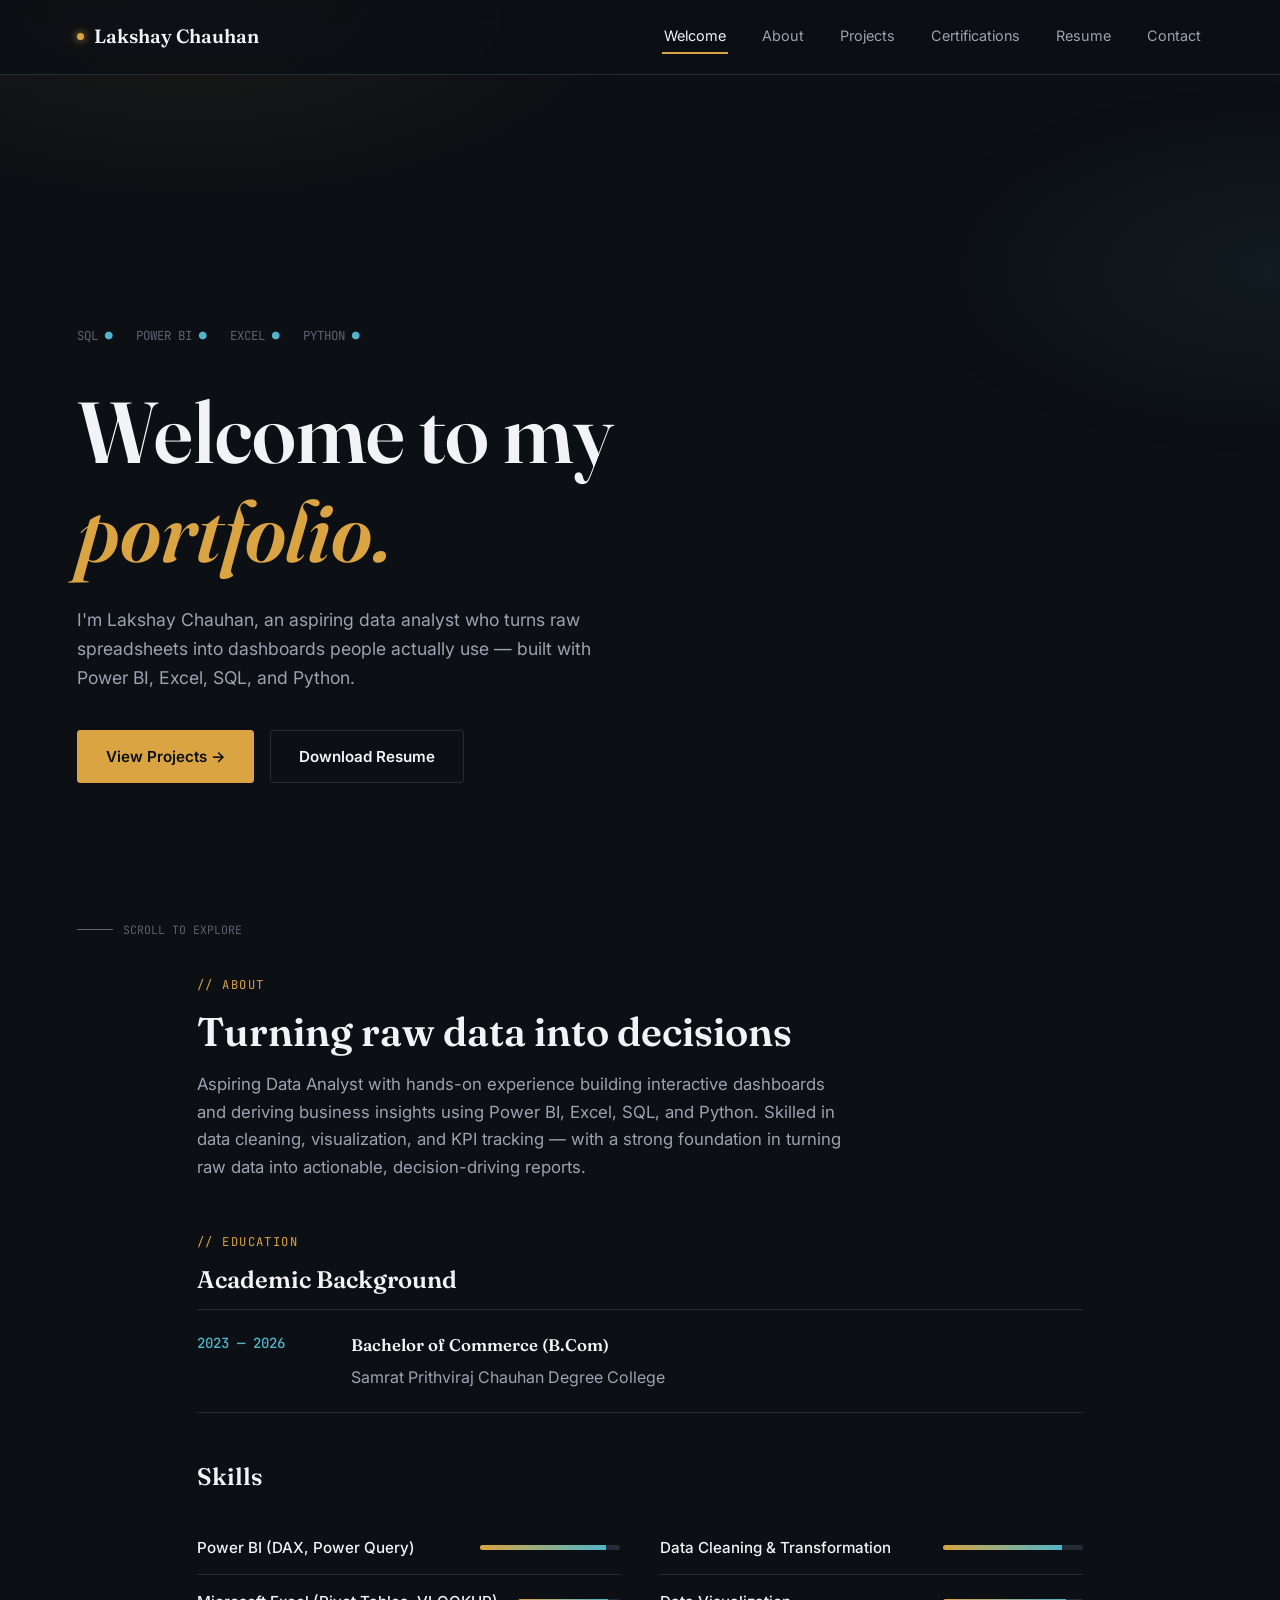
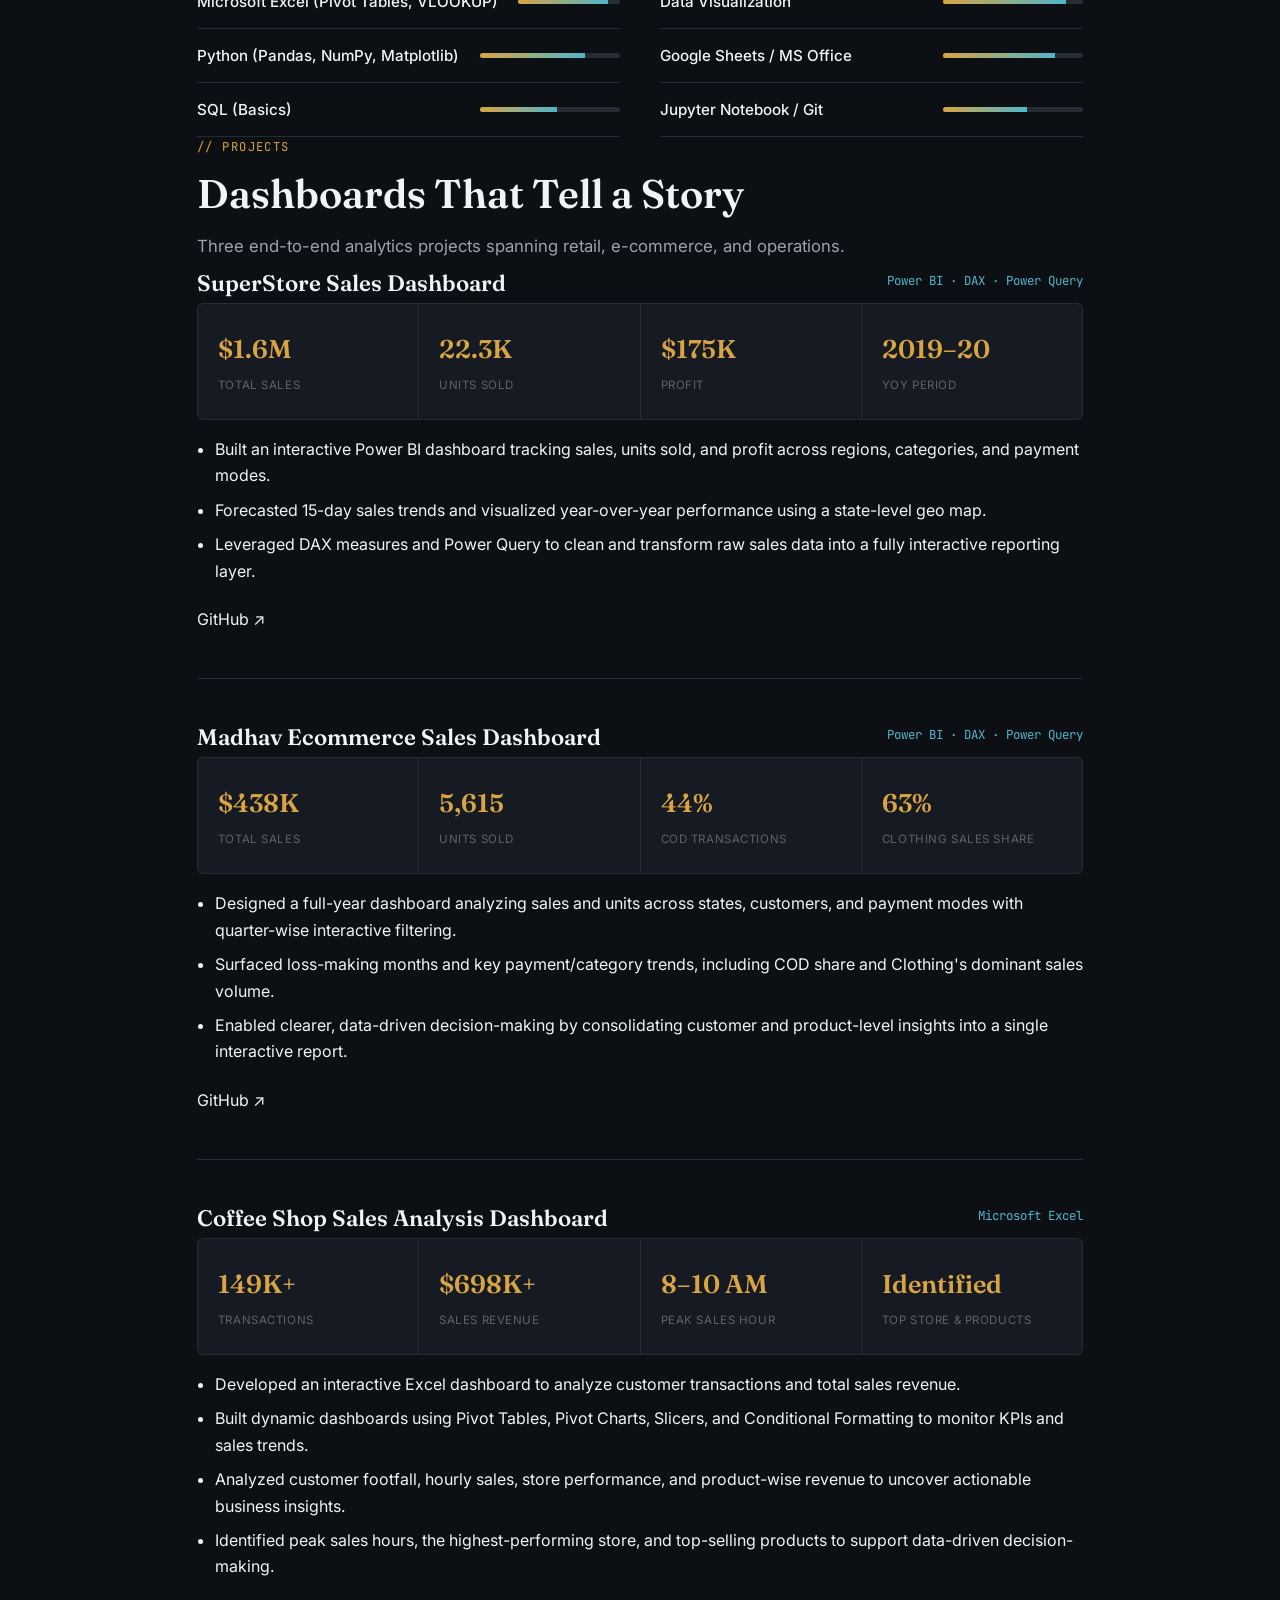
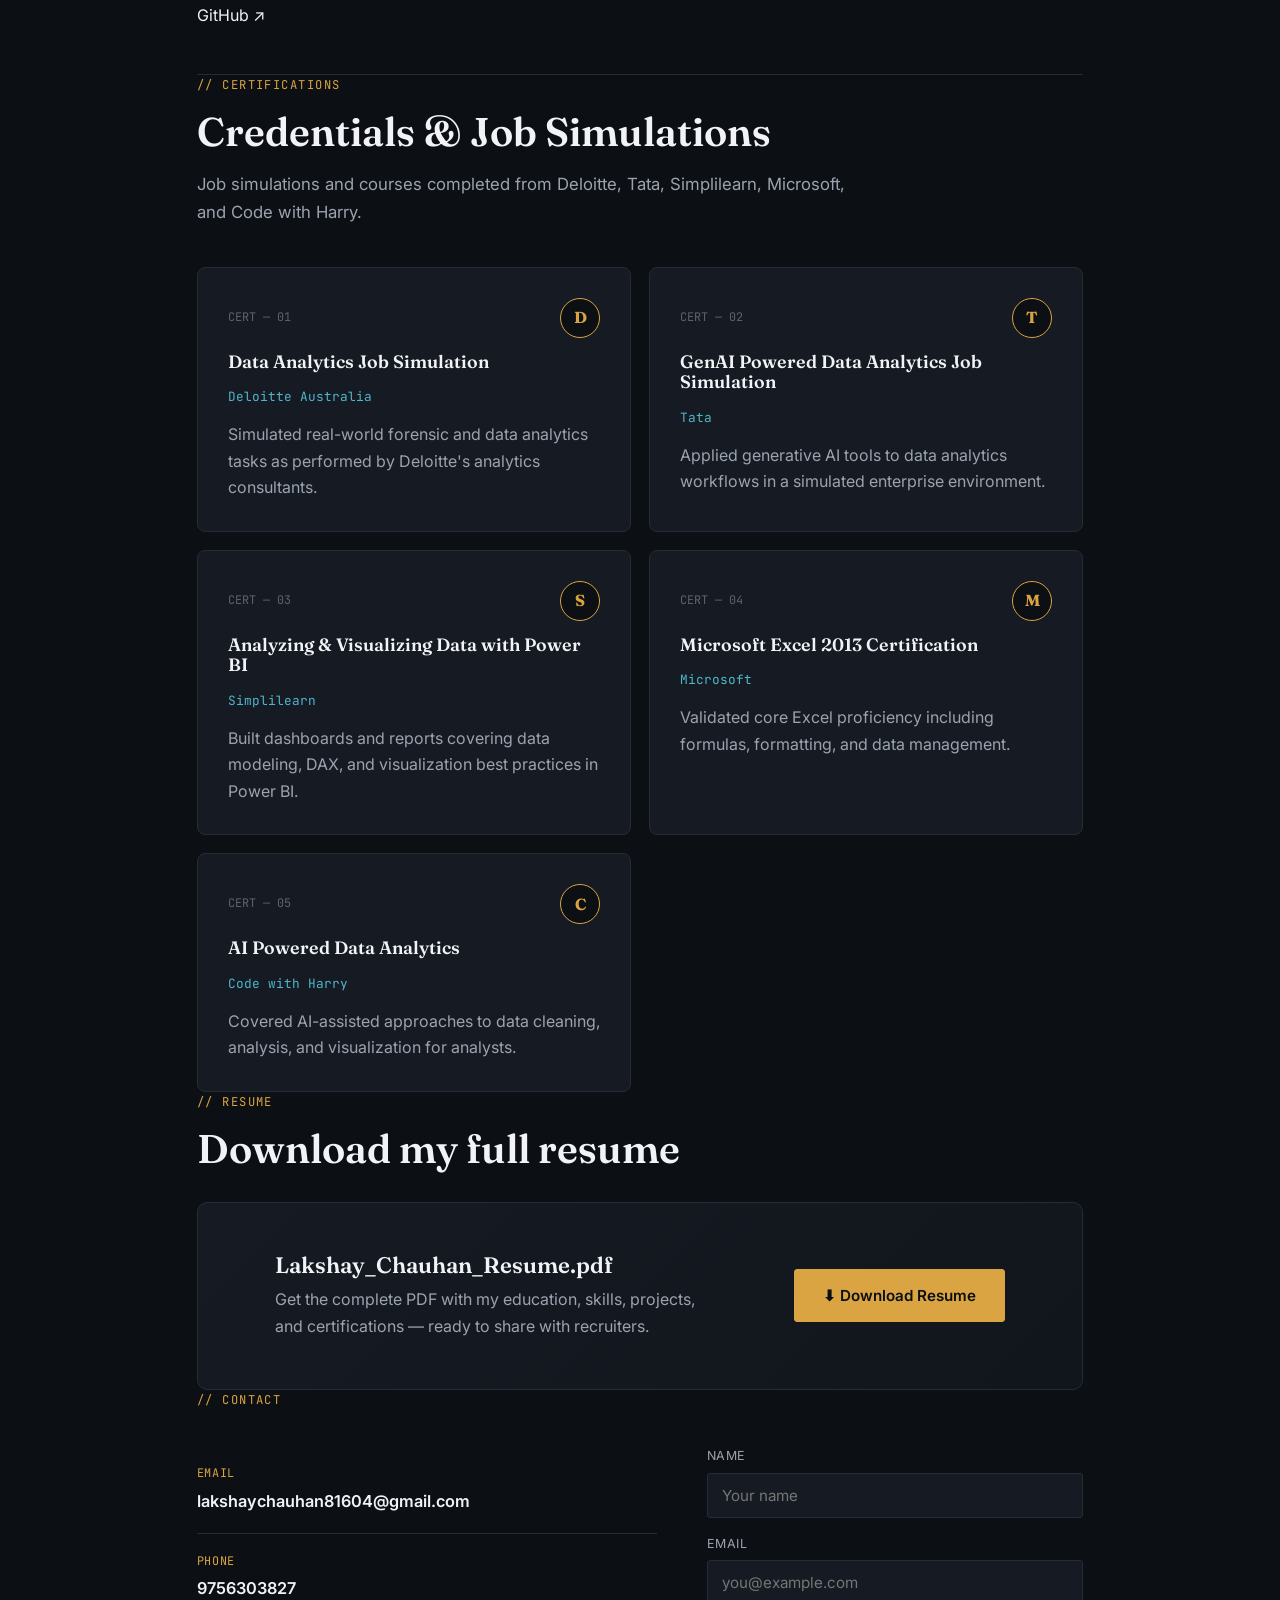
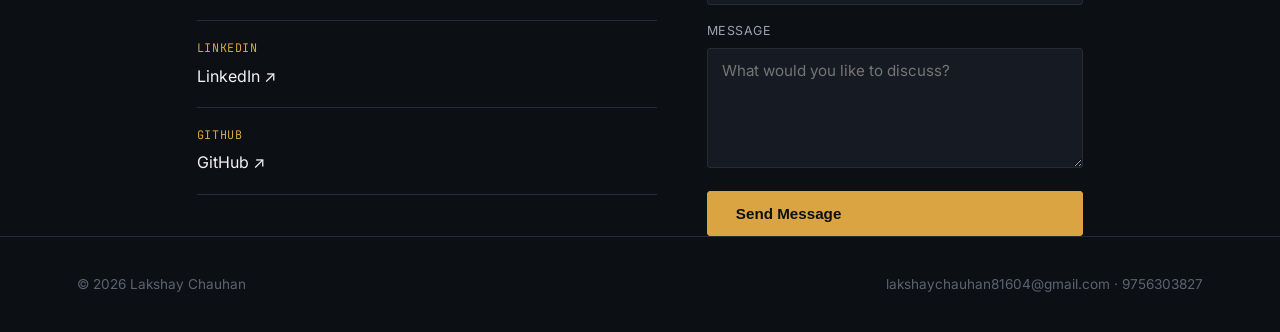
<file: index.html>
<!DOCTYPE html>
<html lang="en">
<head>
<meta charset="UTF-8">
<meta name="viewport" content="width=device-width, initial-scale=1.0">
<title>Lakshay Chauhan — Data Analyst</title>
<link rel="stylesheet" href="style.css">
</head>
<body>

<nav class="nav">
  <div class="nav__brand"><span class="dot"></span>Lakshay Chauhan</div>
  <button class="nav__toggle" aria-label="menu"><span></span><span></span><span></span></button>
  <div class="nav__links" id="navLinks">
    <a href="#welcome" class="navlink active" data-target="welcome">Welcome</a>
    <a href="#about" class="navlink" data-target="about">About</a>
    <a href="#projects" class="navlink" data-target="projects">Projects</a>
    <a href="#certifications" class="navlink" data-target="certifications">Certifications</a>
    <a href="#resume" class="navlink" data-target="resume">Resume</a>
    <a href="#contact" class="navlink" data-target="contact">Contact</a>
  </div>
</nav>

<!-- WELCOME -->
<header class="welcome" id="welcome">
  <div class="welcome__kicker mono">
    <span>SQL <b>●</b></span>
    <span>POWER BI <b>●</b></span>
    <span>EXCEL <b>●</b></span>
    <span>PYTHON <b>●</b></span>
    
  </div>
  <h1>Welcome to my <span class="accent">portfolio.</span></h1>
  <p class="welcome__sub">I'm Lakshay Chauhan, an aspiring data analyst who turns raw spreadsheets into dashboards people actually use — built with Power BI, Excel, SQL, and Python.</p>
  <div class="welcome__cta">
    <a href="#projects" class="btn">View Projects →</a>
    <a href="#resume" class="btn btn--ghost">Download Resume</a>
  </div>
  <div class="welcome__scroll"><span class="line"></span> SCROLL TO EXPLORE</div>
</header>

<!-- ABOUT -->
<section class="wrap reveal" id="about">
  <span class="eyebrow">// About</span>
  <h2>Turning raw data into decisions</h2>
  <p class="lede">Aspiring Data Analyst with hands-on experience building interactive dashboards and deriving business insights using Power BI, Excel, SQL, and Python. Skilled in data cleaning, visualization, and KPI tracking — with a strong foundation in turning raw data into actionable, decision-driving reports.</p>

  <div style="margin-top:50px;">
    <span class="eyebrow">// Education</span>
    <h2 style="font-size:1.5rem;">Academic Background</h2>
    <div class="edu-row">
      <div class="yr">2023 — 2026</div>
      <div>
        <div class="deg">Bachelor of Commerce (B.Com)</div>
        <p style="margin-top:4px;">Samrat Prithviraj Chauhan Degree College</p>
      </div>
    </div>
  </div>

  <div style="margin-top:50px;">
    <!-- <span class="eyebrow">// Toolkit</span> -->
    <h2 style="font-size:1.5rem;">Skills</h2>
    <div class="skills__grid">
      <div>
        <div class="skill-row"><span class="name">Power BI (DAX, Power Query)</span><div class="bar"><i style="width:90%"></i></div></div>
        <div class="skill-row"><span class="name">Microsoft Excel (Pivot Tables, VLOOKUP)</span><div class="bar"><i style="width:88%"></i></div></div>
        <div class="skill-row"><span class="name">Python (Pandas, NumPy, Matplotlib)</span><div class="bar"><i style="width:75%"></i></div></div>
        <div class="skill-row"><span class="name">SQL (Basics)</span><div class="bar"><i style="width:55%"></i></div></div>
      </div>
      <div>
        <div class="skill-row"><span class="name">Data Cleaning &amp; Transformation</span><div class="bar"><i style="width:85%"></i></div></div>
        <div class="skill-row"><span class="name">Data Visualization</span><div class="bar"><i style="width:88%"></i></div></div>
        <div class="skill-row"><span class="name">Google Sheets / MS Office</span><div class="bar"><i style="width:80%"></i></div></div>
        <div class="skill-row"><span class="name">Jupyter Notebook / Git</span><div class="bar"><i style="width:60%"></i></div></div>
      </div>
    </div>
  </div>
</section>

<!-- PROJECTS -->
<section class="wrap reveal" id="projects">
  <span class="eyebrow">// Projects</span>
  <h2>Dashboards That Tell a Story</h2>
  <p class="lede">Three end-to-end analytics projects spanning retail, e-commerce, and operations.</p>

  <article class="proj">
    <div class="proj__top">
      <h3>SuperStore Sales Dashboard</h3>
      <span class="tool">Power BI · DAX · Power Query</span>
    </div>
    <div class="kpis">
      <div class="kpi"><div class="num">$1.6M</div><div class="label">Total Sales</div></div>
      <div class="kpi"><div class="num">22.3K</div><div class="label">Units Sold</div></div>
      <div class="kpi"><div class="num">$175K</div><div class="label">Profit</div></div>
      <div class="kpi"><div class="num">2019–20</div><div class="label">YoY Period</div></div>
    </div>
    <ul>
      <li>Built an interactive Power BI dashboard tracking sales, units sold, and profit across regions, categories, and payment modes.</li>
      <li>Forecasted 15-day sales trends and visualized year-over-year performance using a state-level geo map.</li>
      <li>Leveraged DAX measures and Power Query to clean and transform raw sales data into a fully interactive reporting layer.</li>
    </ul>
    
    <a href= "https://github.com/codewithnoob-17/Superstore-_sales-Forecast" target="_blank" rel="noopener">GitHub ↗</a>
  </article>

  <article class="proj">
    <div class="proj__top">
      <h3>Madhav Ecommerce Sales Dashboard</h3>
      <span class="tool">Power BI · DAX · Power Query</span>
    </div>
    <div class="kpis">
      <div class="kpi"><div class="num">$438K</div><div class="label">Total Sales</div></div>
      <div class="kpi"><div class="num">5,615</div><div class="label">Units Sold</div></div>
      <div class="kpi"><div class="num">44%</div><div class="label">COD Transactions</div></div>
      <div class="kpi"><div class="num">63%</div><div class="label">Clothing Sales Share</div></div>
    </div>
    <ul>
      <li>Designed a full-year dashboard analyzing sales and units across states, customers, and payment modes with quarter-wise interactive filtering.</li>
      <li>Surfaced loss-making months and key payment/category trends, including COD share and Clothing's dominant sales volume.</li>
      <li>Enabled clearer, data-driven decision-making by consolidating customer and product-level insights into a single interactive report.</li>
    </ul>
    
    <a href= "https://github.com/codewithnoob-17/Mahadev-Ecommerce-Sales-Dashboard-Power-BI-" target="_blank" rel="noopener">GitHub ↗</a>
  </article>

  <article class="proj">
    <div class="proj__top">
      <h3>Coffee Shop Sales Analysis Dashboard</h3>
      <span class="tool">Microsoft Excel</span>
    </div>
    <div class="kpis">
      <div class="kpi"><div class="num">149K+</div><div class="label">Transactions</div></div>
      <div class="kpi"><div class="num">$698K+</div><div class="label">Sales Revenue</div></div>
      <div class="kpi"><div class="num">8–10 AM</div><div class="label">Peak Sales Hour</div></div>
      <div class="kpi"><div class="num">Identified</div><div class="label">Top Store &amp; Products</div></div>
    </div>
    <ul>
      <li>Developed an interactive Excel dashboard to analyze customer transactions and total sales revenue.</li>
      <li>Built dynamic dashboards using Pivot Tables, Pivot Charts, Slicers, and Conditional Formatting to monitor KPIs and sales trends.</li>
      <li>Analyzed customer footfall, hourly sales, store performance, and product-wise revenue to uncover actionable business insights.</li>
      <li>Identified peak sales hours, the highest-performing store, and top-selling products to support data-driven decision-making.</li>
    </ul>
    
    <a href= "https://github.com/codewithnoob-17/Coffee---Shop-sales" target="_blank" rel="noopener">GitHub ↗</a>
  </article>
</section>

<!-- CERTIFICATIONS -->
<section class="wrap reveal" id="certifications">
  <span class="eyebrow">// Certifications</span>
  <h2>Credentials &amp; Job Simulations</h2>
  <p class="lede">Job simulations and courses completed from Deloitte, Tata, Simplilearn, Microsoft, and Code with Harry.</p>

  <div class="cert-grid">
    <div class="cert-card">
      <div class="cert-card__top"><div class="idx">CERT — 01</div><div class="badge">D</div></div>
      <h3>Data Analytics Job Simulation</h3>
      <span class="issuer">Deloitte Australia</span>
      <p>Simulated real-world forensic and data analytics tasks as performed by Deloitte's analytics consultants.</p>
    </div>
    <div class="cert-card">
      <div class="cert-card__top"><div class="idx">CERT — 02</div><div class="badge">T</div></div>
      <h3>GenAI Powered Data Analytics Job Simulation</h3>
      <span class="issuer">Tata</span>
      <p>Applied generative AI tools to data analytics workflows in a simulated enterprise environment.</p>
    </div>
    <div class="cert-card">
      <div class="cert-card__top"><div class="idx">CERT — 03</div><div class="badge">S</div></div>
      <h3>Analyzing &amp; Visualizing Data with Power BI</h3>
      <span class="issuer">Simplilearn</span>
      <p>Built dashboards and reports covering data modeling, DAX, and visualization best practices in Power BI.</p>
    </div>
    <div class="cert-card">
      <div class="cert-card__top"><div class="idx">CERT — 04</div><div class="badge">M</div></div>
      <h3>Microsoft Excel 2013 Certification</h3>
      <span class="issuer">Microsoft</span>
      <p>Validated core Excel proficiency including formulas, formatting, and data management.</p>
    </div>
    <div class="cert-card">
      <div class="cert-card__top"><div class="idx">CERT — 05</div><div class="badge">C</div></div>
      <h3>AI Powered Data Analytics</h3>
      <span class="issuer">Code with Harry</span>
      <p>Covered AI-assisted approaches to data cleaning, analysis, and visualization for analysts.</p>
    </div>
  </div>
</section>

<!-- RESUME -->
<section class="wrap reveal" id="resume">
  <span class="eyebrow">// Resume</span>
  <h2>Download my full resume</h2>
  <div class="resume" style="margin-top:30px;">
    <div>
      <h2 style="font-size:1.4rem;">Lakshay_Chauhan_Resume.pdf</h2>
      <p>Get the complete PDF with my education, skills, projects, and certifications — ready to share with recruiters.</p>
    </div>
    <a href="Lakshay_Chauhan_Resume.pdf" download class="btn">⬇ Download Resume</a>
  </div>
</section>

<!-- CONTACT -->
<section class="wrap reveal" id="contact">
  <span class="eyebrow">// Contact</span>
  
  <div class="contact__grid">
    <div>
      <div class="contact-row">
        <div class="label">Email</div>
        <a class="val" href="mailto:lakshaychauhan81604@gmail.com">lakshaychauhan81604@gmail.com</a>
      </div>
      <div class="contact-row">
        <div class="label">Phone</div>
        <a class="val" href="9756303827">9756303827</a>
      </div>
      <div class="contact-row">
        <div class="label">LinkedIn</div>
        
        <a href="https://www.linkedin.com/in/lakshay-chauhan-086513246" target="_blank" rel="noopener">LinkedIn ↗</a>
      </div>
      
      <div class="contact-row">
        <div class="label">GitHub</div>
        <a href="https://github.com/codewithnoob-17" target="_blank" rel="noopener">GitHub ↗</a>
      </div>
      
    </div>

    <form onsubmit="event.preventDefault(); this.querySelector('.note-success').style.display='block';">
      <div>
        <label for="name">Name</label>
        <input id="name" type="text" placeholder="Your name" required>
      </div>
      <div>
        <label for="email">Email</label>
        <input id="email" type="email" placeholder="you@example.com" required>
      </div>
      <div>
        <label for="message">Message</label>
        <textarea id="message" placeholder="What would you like to discuss?" required></textarea>
      </div>
      <button type="submit" class="btn">Send Message</button>
      <p class="note note-success" style="display:none; color:#4FB6C9;">This form is a static demo — connect it to a service like Formspree to receive real messages. Meanwhile, email me directly above.</p>
    </form>
  </div>
</section>

<footer>
  <span>© 2026 Lakshay Chauhan</span>
  <span>lakshaychauhan81604@gmail.com · 9756303827</span>
</footer>

<script src="script.js"></script>
</body>
</html>
</file>
<file: style.css>
/* ===== Token system
   bg:        #0C0F14
   bg-soft:   #12161D
   bg-card:   #161B23
   line:      #262C36
   text-hi:   #F1F3F6
   text-mid:  #9BA3AF
   text-low:  #5C636F
   gold:      #D9A441   (primary accent — warm, premium)
   teal:      #4FB6C9   (secondary accent — data/chart feel)
   Display: 'Fraunces' (characterful serif, used for headlines only)
   Body: 'Inter'
   Mono/labels: 'JetBrains Mono'
*/
@import url('https://fonts.googleapis.com/css2?family=Fraunces:opsz,wght@9..144,500;9..144,600;9..144,700&family=Inter:wght@400;500;600&family=JetBrains+Mono:wght@400;500&display=swap');

*{box-sizing:border-box; margin:0; padding:0;}
html{scroll-behavior:smooth;}
body{
  background:#0C0F14; color:#F1F3F6; font-family:'Inter', sans-serif; line-height:1.65;
  overflow-x:hidden;
}
a{color:inherit; text-decoration:none;}
h1,h2,h3{font-family:'Fraunces', serif; font-weight:600; line-height:1.15; color:#F1F3F6;}
p{color:#9BA3AF;}
.mono{font-family:'JetBrains Mono', monospace;}

/* subtle ambient backdrop */
body::before{
  content:''; position:fixed; inset:0; z-index:0; pointer-events:none;
  background:
    radial-gradient(ellipse 60% 40% at 15% 0%, rgba(217,164,65,0.08), transparent 60%),
    radial-gradient(ellipse 50% 35% at 100% 30%, rgba(79,182,201,0.07), transparent 60%);
}

/* ===== Nav ===== */
.nav{
  display:flex; align-items:center; justify-content:space-between;
  padding:20px 6vw; position:sticky; top:0; z-index:50;
  background:rgba(12,15,20,0.82); backdrop-filter:blur(10px);
  border-bottom:1px solid #262C36;
}
.nav__brand{font-family:'Fraunces', serif; font-weight:600; font-size:1.2rem; display:flex; align-items:center; gap:10px;}
.nav__brand .dot{width:7px; height:7px; border-radius:50%; background:#D9A441; box-shadow:0 0 8px #D9A441;}
.nav__links{display:flex; gap:32px; font-size:0.9rem; color:#9BA3AF;}
.nav__links a{padding:4px 2px; border-bottom:2px solid transparent; transition:color .2s, border-color .2s;}
.nav__links a:hover, .nav__links a.active{color:#F1F3F6; border-color:#D9A441;}
.nav__toggle{display:none; flex-direction:column; gap:5px; cursor:pointer; background:none; border:none;}
.nav__toggle span{width:24px; height:2px; background:#F1F3F6;}
@media (max-width:780px){
  .nav__links{
    position:fixed; top:62px; left:0; right:0; flex-direction:column; gap:0;
    background:#0C0F14; border-bottom:1px solid #262C36; max-height:0; overflow:hidden; transition:max-height .25s ease;
  }
  .nav__links.open{max-height:360px;}
  .nav__links a{padding:16px 6vw; border-bottom:1px solid #262C36;}
  .nav__toggle{display:flex;}
}

/* ===== Layout ===== */
.wrap{max-width:1040px; margin:0 auto; padding:0 6vw; position:relative; z-index:1;}
section{padding:90px 0; scroll-margin-top:80px;}
.eyebrow{font-family:'JetBrains Mono', monospace; font-size:0.76rem; letter-spacing:0.12em; text-transform:uppercase; color:#D9A441; margin-bottom:14px; display:block;}
h2{font-size:clamp(1.8rem, 3.2vw, 2.5rem); margin-bottom:16px;}
.lede{font-size:1.05rem; max-width:660px;}

/* ===== Welcome / hero screen ===== */
.welcome{
  min-height:100vh; display:flex; flex-direction:column; justify-content:center;
  position:relative; z-index:1; padding:120px 6vw 60px;
}
.welcome__kicker{
  font-family:'JetBrains Mono', monospace; font-size:0.78rem; color:#5C636F;
  display:flex; gap:24px; flex-wrap:wrap; margin-bottom:36px;
}
.welcome__kicker b{color:#4FB6C9; font-weight:500;}
.welcome h1{
  font-size:clamp(2.6rem, 7vw, 5.4rem); max-width:16ch;
  opacity:0; transform:translateY(18px); animation:rise .8s ease forwards;
}
.welcome h1 .accent{color:#D9A441; font-style:italic;}
.welcome__sub{
  max-width:560px; font-size:1.1rem; margin-top:24px;
  opacity:0; transform:translateY(18px); animation:rise .8s ease forwards; animation-delay:.15s;
}
.welcome__cta{
  display:flex; gap:16px; margin-top:38px; flex-wrap:wrap;
  opacity:0; transform:translateY(18px); animation:rise .8s ease forwards; animation-delay:.3s;
}
@keyframes rise{ to{ opacity:1; transform:translateY(0); } }
.welcome__scroll{
  position:absolute; bottom:36px; left:6vw; font-family:'JetBrains Mono',monospace;
  font-size:0.72rem; color:#5C636F; display:flex; align-items:center; gap:10px;
}
.welcome__scroll .line{width:36px; height:1px; background:#5C636F;}

/* ===== Buttons ===== */
.btn{
  display:inline-flex; align-items:center; gap:8px; font-weight:600; font-size:0.95rem;
  padding:13px 28px; border-radius:3px; border:1px solid #D9A441; color:#0C0F14; background:#D9A441;
  cursor:pointer; transition:transform .15s, box-shadow .15s;
}
.btn:hover{transform:translateY(-2px); box-shadow:0 10px 26px rgba(217,164,65,0.22);}
.btn--ghost{background:transparent; color:#F1F3F6; border-color:#262C36;}
.btn--ghost:hover{border-color:#D9A441; color:#D9A441; box-shadow:none;}

/* ===== KPI strip ===== */
.kpis{display:grid; grid-template-columns:repeat(4,1fr); gap:1px; background:#262C36; border:1px solid #262C36; border-radius:6px; overflow:hidden;}
.kpi{background:#161B23; padding:24px 20px;}
.kpi .num{font-family:'Fraunces',serif; font-size:1.6rem; font-weight:600; color:#D9A441;}
.kpi .label{font-size:0.72rem; color:#5C636F; text-transform:uppercase; letter-spacing:0.05em; margin-top:6px;}
@media (max-width:780px){.kpis{grid-template-columns:repeat(2,1fr);}}

/* ===== Education / skills ===== */
.skills__grid{display:grid; grid-template-columns:repeat(2,1fr); gap:0 40px; margin-top:30px;}
@media (max-width:780px){.skills__grid{grid-template-columns:1fr;}}
.skill-row{display:flex; justify-content:space-between; align-items:center; padding:14px 0; border-bottom:1px solid #262C36;}
.skill-row .name{font-weight:500; color:#F1F3F6; font-size:0.95rem;}
.skill-row .bar{flex:1; max-width:140px; height:5px; background:#262C36; margin-left:20px; border-radius:3px; overflow:hidden;}
.skill-row .bar i{display:block; height:100%; background:linear-gradient(90deg,#D9A441,#4FB6C9);}
.edu-row{display:flex; gap:24px; padding:22px 0; border-top:1px solid #262C36;}
.edu-row:last-child{border-bottom:1px solid #262C36;}
.edu-row .yr{font-family:'JetBrains Mono',monospace; font-weight:500; color:#4FB6C9; width:130px; flex-shrink:0; font-size:0.88rem;}
.edu-row .deg{font-weight:600; color:#F1F3F6; font-family:'Fraunces',serif; font-size:1.05rem;}

/* ===== Projects ===== */
.proj{padding:46px 0; border-bottom:1px solid #262C36;}
.proj:first-of-type{padding-top:10px;}
.proj__top{display:flex; justify-content:space-between; align-items:flex-start; gap:16px; flex-wrap:wrap; margin-bottom:6px;}
.proj h3{font-size:1.4rem;}
.proj .tool{font-family:'JetBrains Mono',monospace; font-size:0.78rem; color:#4FB6C9;}
.proj ul{margin:16px 0 22px; padding-left:18px;}
.proj li{margin-bottom:8px; line-height:1.65;}

/* ===== Certifications ===== */
.cert-grid{display:grid; grid-template-columns:repeat(2,1fr); gap:18px; margin-top:40px;}
@media (max-width:780px){.cert-grid{grid-template-columns:1fr;}}
.cert-card{
  background:#161B23; border:1px solid #262C36; border-radius:8px; padding:30px;
  display:flex; flex-direction:column; gap:14px; transition:border-color .2s, transform .2s;
}
.cert-card:hover{border-color:#D9A441; transform:translateY(-3px);}
.cert-card__top{display:flex; align-items:center; justify-content:space-between;}
.cert-card .idx{font-family:'JetBrains Mono',monospace; font-size:0.74rem; color:#5C636F;}
.cert-card .badge{
  width:40px; height:40px; border-radius:50%; background:#0C0F14; border:1px solid #D9A441;
  color:#D9A441; display:flex; align-items:center; justify-content:center; font-family:'Fraunces',serif; font-weight:700;
}
.cert-card h3{font-size:1.12rem;}
.cert-card .issuer{font-family:'JetBrains Mono',monospace; font-size:0.8rem; color:#4FB6C9;}

/* ===== Resume download ===== */
.resume{
  background:linear-gradient(135deg, #161B23, #11151c);
  border:1px solid #262C36; border-radius:10px;
  padding:50px 6vw; margin-top:0;
  display:flex; align-items:center; justify-content:space-between; gap:30px; flex-wrap:wrap;
}
.resume h2{margin-bottom:8px;}
.resume p{max-width:440px;}

/* ===== Contact ===== */
.contact__grid{display:grid; grid-template-columns:1.1fr 0.9fr; gap:50px; margin-top:36px;}
@media (max-width:860px){.contact__grid{grid-template-columns:1fr;}}
.contact-row{padding:18px 0; border-bottom:1px solid #262C36;}
.contact-row .label{font-family:'JetBrains Mono',monospace; font-size:0.74rem; color:#D9A441; text-transform:uppercase; letter-spacing:0.05em; margin-bottom:4px;}
.contact-row .val{font-weight:600; color:#F1F3F6; font-size:1.02rem;}
form{display:flex; flex-direction:column; gap:16px;}
label{font-size:0.78rem; color:#9BA3AF; text-transform:uppercase; letter-spacing:0.04em; margin-bottom:6px; display:block;}
input, textarea{
  width:100%; background:#161B23; border:1px solid #262C36; border-radius:3px;
  padding:12px 14px; color:#F1F3F6; font-family:'Inter',sans-serif; font-size:0.95rem;
}
input:focus, textarea:focus{outline:none; border-color:#D9A441;}
textarea{resize:vertical; min-height:120px;}
.note{font-size:0.82rem; color:#5C636F; margin-top:8px;}

footer{
  border-top:1px solid #262C36; padding:36px 6vw; display:flex; justify-content:space-between;
  align-items:center; flex-wrap:wrap; gap:14px; color:#5C636F; font-size:0.85rem; position:relative; z-index:1;
}
footer a{color:#9BA3AF;}
footer a:hover{color:#D9A441;}

/* reveal on scroll */
.reveal{opacity:0; transform:translateY(16px); transition:opacity .6s ease, transform .6s ease;}
.reveal.in{opacity:1; transform:translateY(0);}
</file>
